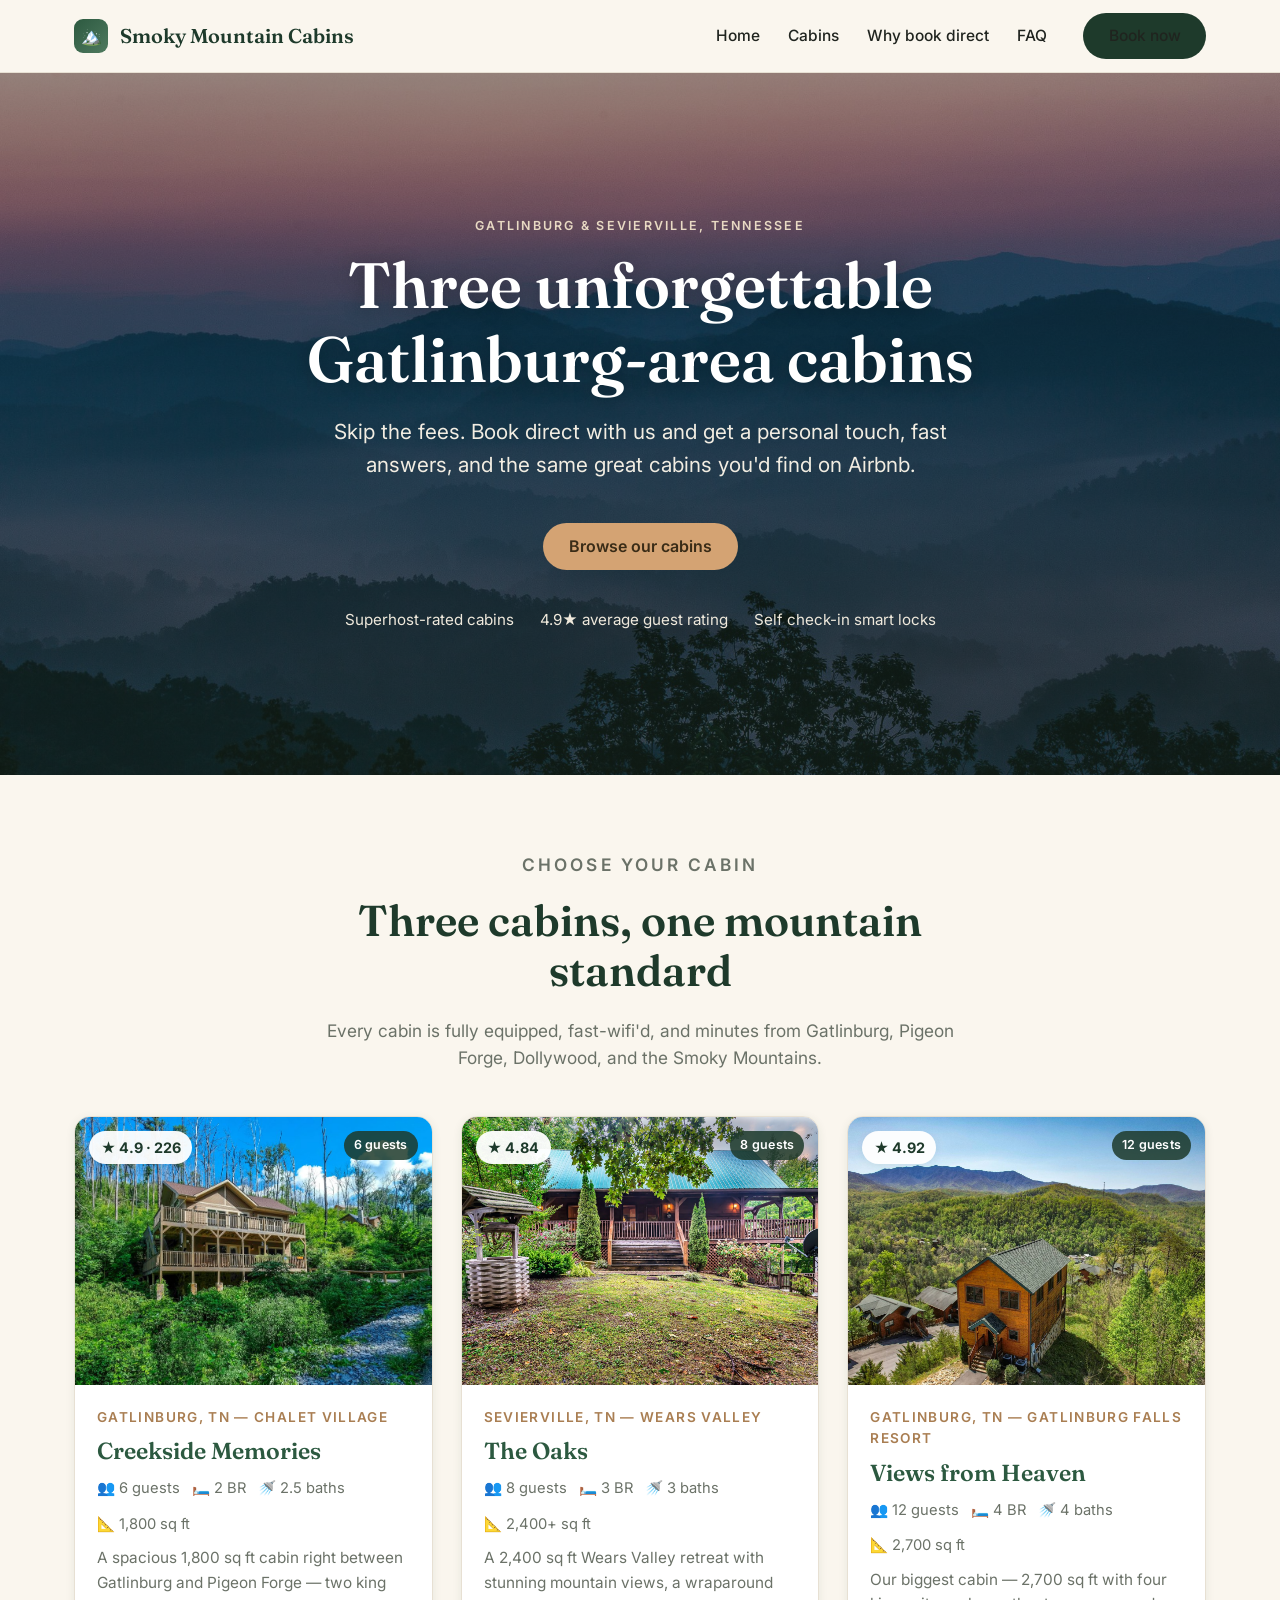
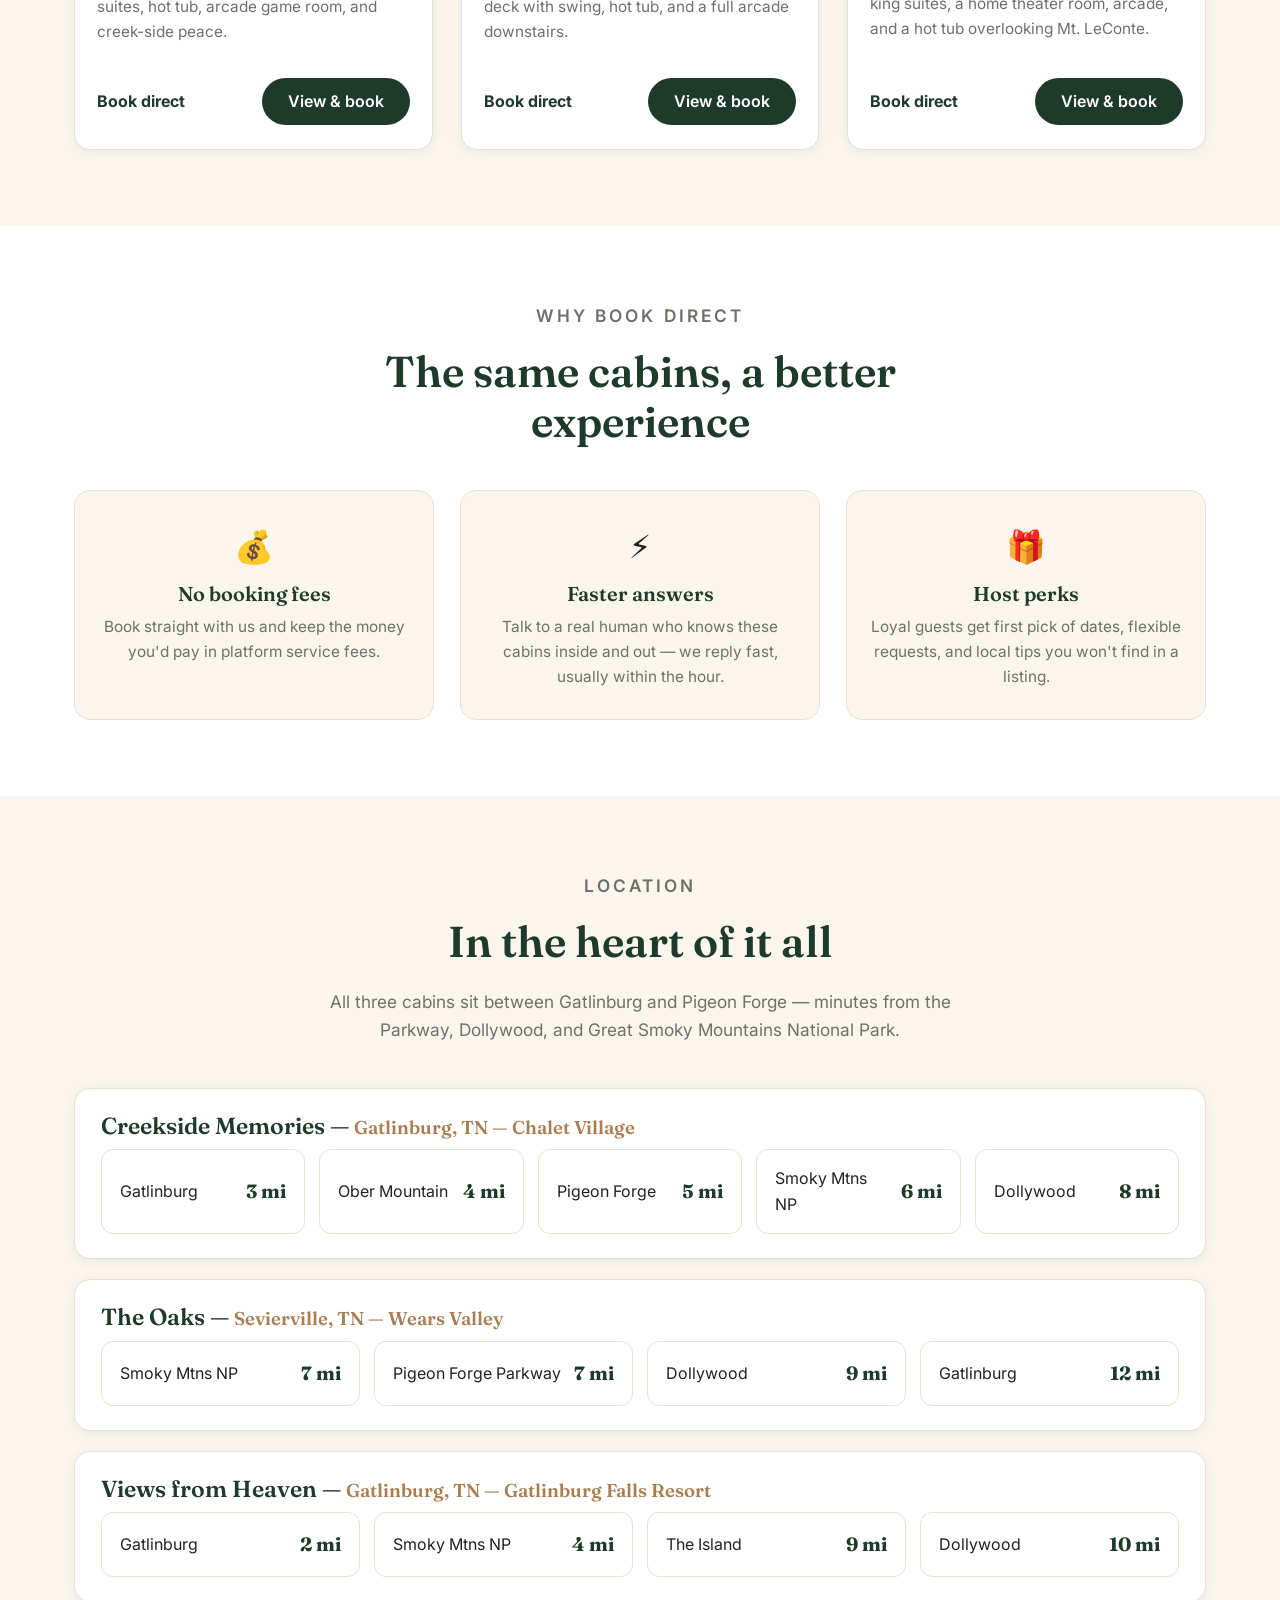
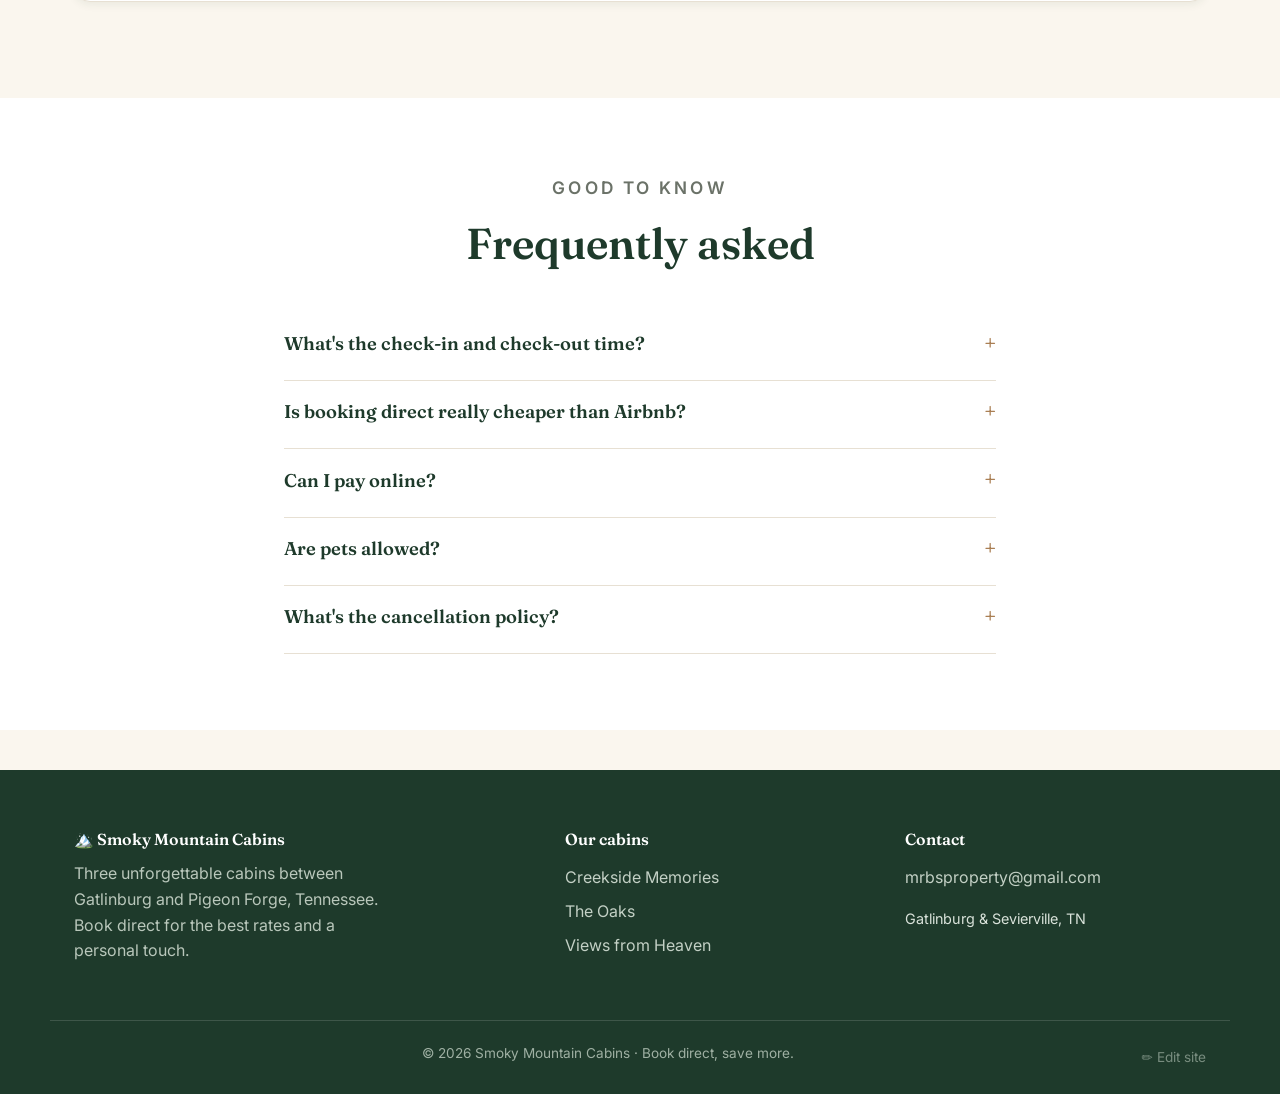
<file: index.html>
<!DOCTYPE html>
<html lang="en">
<head>
  <meta charset="UTF-8">
  <meta name="viewport" content="width=device-width, initial-scale=1.0">
  <title>Smoky Mountain Cabins — Direct Booking</title>
  <meta name="description" content="Book direct with us: three highly-rated Gatlinburg-area cabins in Tennessee. Creekside Memories, The Oaks & Views from Heaven. No booking fees, fast answers.">
  <link rel="preconnect" href="https://fonts.googleapis.com">
  <link rel="preconnect" href="https://fonts.gstatic.com" crossorigin>
  <link href="https://fonts.googleapis.com/css2?family=Fraunces:opsz,wght@9..144,500;9..144,600&family=Inter:wght@400;500;600;700&display=swap" rel="stylesheet">
  <link rel="icon" href="data:image/svg+xml,%3Csvg xmlns='http://www.w3.org/2000/svg' viewBox='0 0 100 100'%3E%3Ctext y='.9em' font-size='90'%3E🏔️%3C/text%3E%3C/svg%3E">
  <link rel="stylesheet" href="css/style.css">
</head>
<body>

<header class="site-header">
  <div class="wrap nav">
    <a class="brand" href="#/">
      <span class="leaf">🏔️</span>
      <span id="brand-name">Smoky Mountain Cabins</span>
    </a>
    <button class="menu-btn" aria-label="Menu">☰</button>
    <nav class="nav-links" id="nav-links">
      <a href="#/">Home</a>
      <a href="#/cabins">Cabins</a>
      <a href="#/why-direct">Why book direct</a>
      <a href="#/faq">FAQ</a>
      <a class="btn btn-primary nav-cta" href="#/cabin/creekside">Book now</a>
    </nav>
  </div>
</header>

<main id="page"></main>

<footer class="site-footer">
  <div class="wrap footer-grid">
    <div class="footer-brand">
      <h4><span id="foot-brand-name">🏔️ Smoky Mountain Cabins</span></h4>
      <p id="foot-blurb">Three unforgettable cabins between Gatlinburg and Pigeon Forge, Tennessee. Book direct for the best rates and a personal touch.</p>
    </div>
    <div>
      <h4>Our cabins</h4>
      <div id="foot-cabins"></div>
    </div>
    <div>
      <h4>Contact</h4>
      <a id="foot-email" href="#">you@example.com</a>
      <a id="foot-phone" href="#">(865) 555-0100</a>
      <p style="margin-top:12px;font-size:.9rem">Gatlinburg &amp; Sevierville, TN</p>
    </div>
  </div>
  <div class="wrap foot-bottom">
    © <span id="year"></span> Smoky Mountain Cabins · Book direct, save more.
    <a href="/admin.html" style="float:right;color:inherit;opacity:.7;text-decoration:none">✏️ Edit site</a>
  </div>
</footer>

<script src="js/app.js"></script>
</body>
</html>
</file>
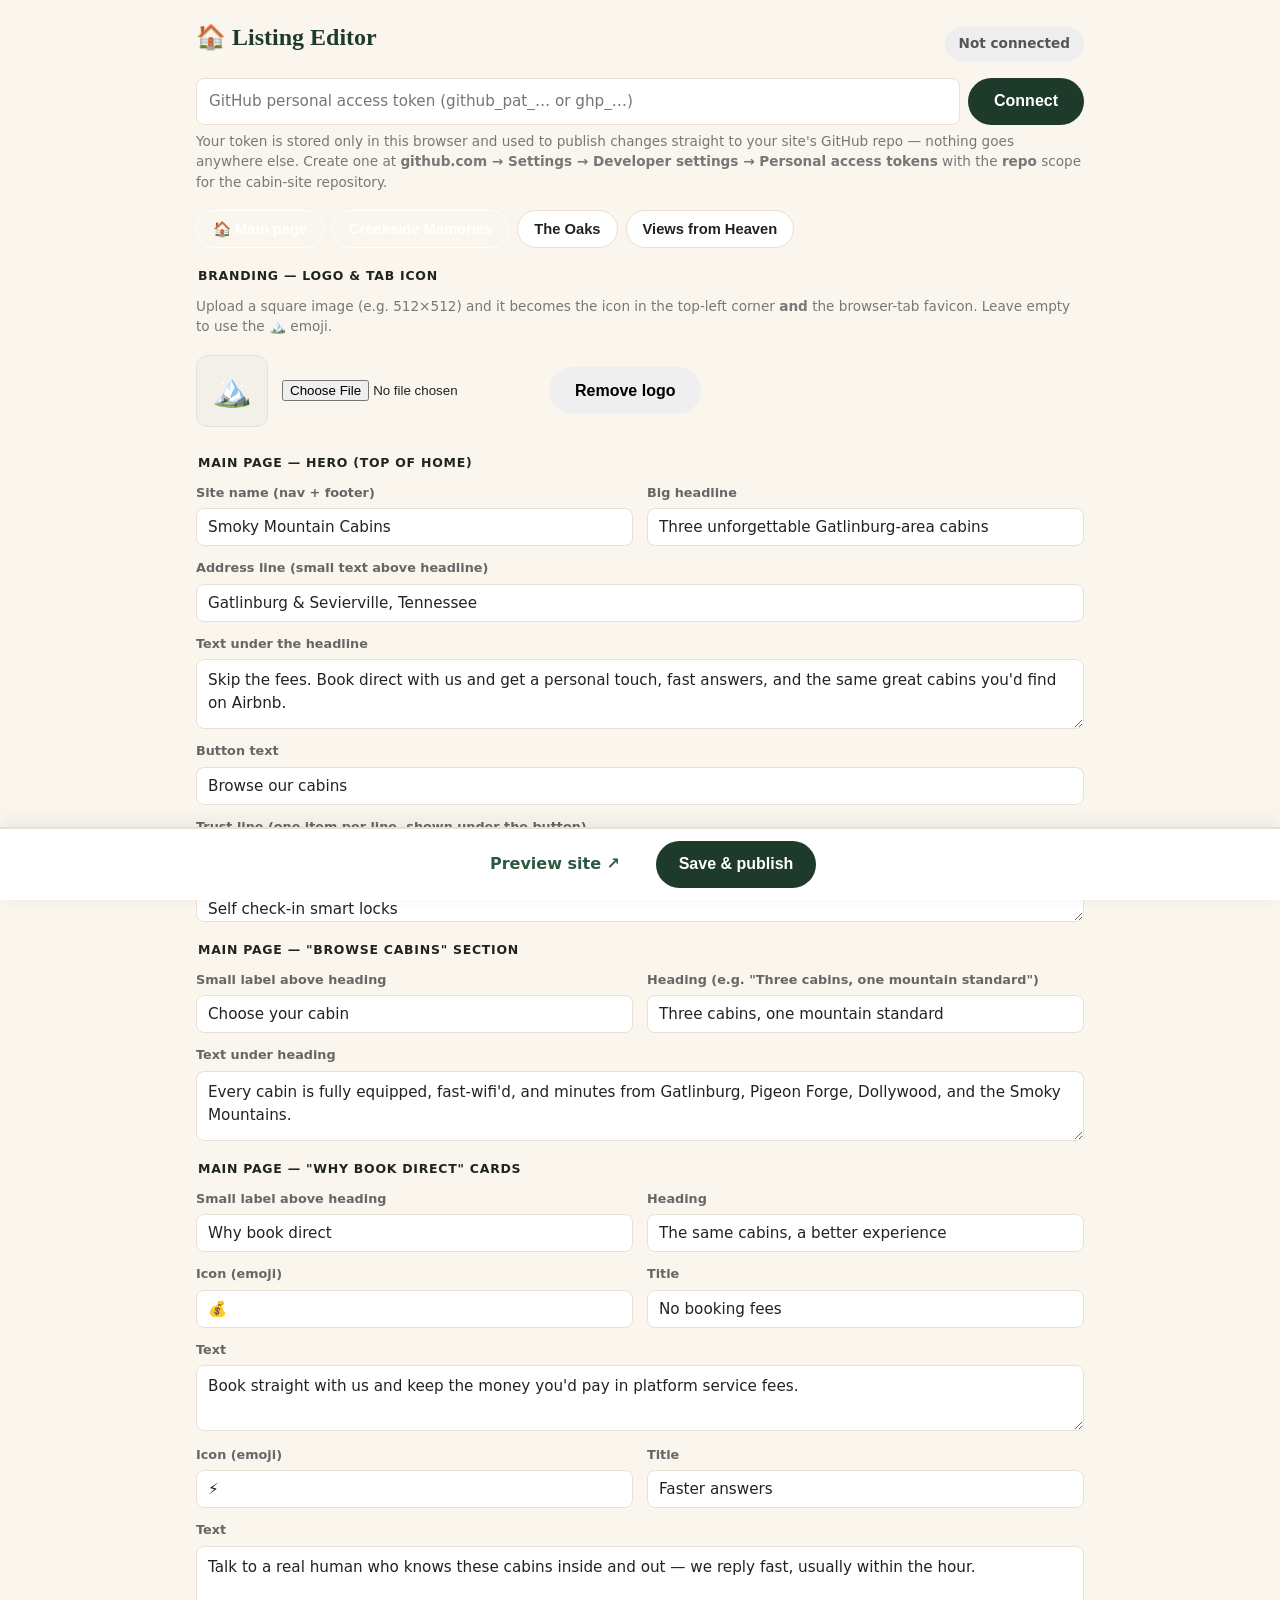
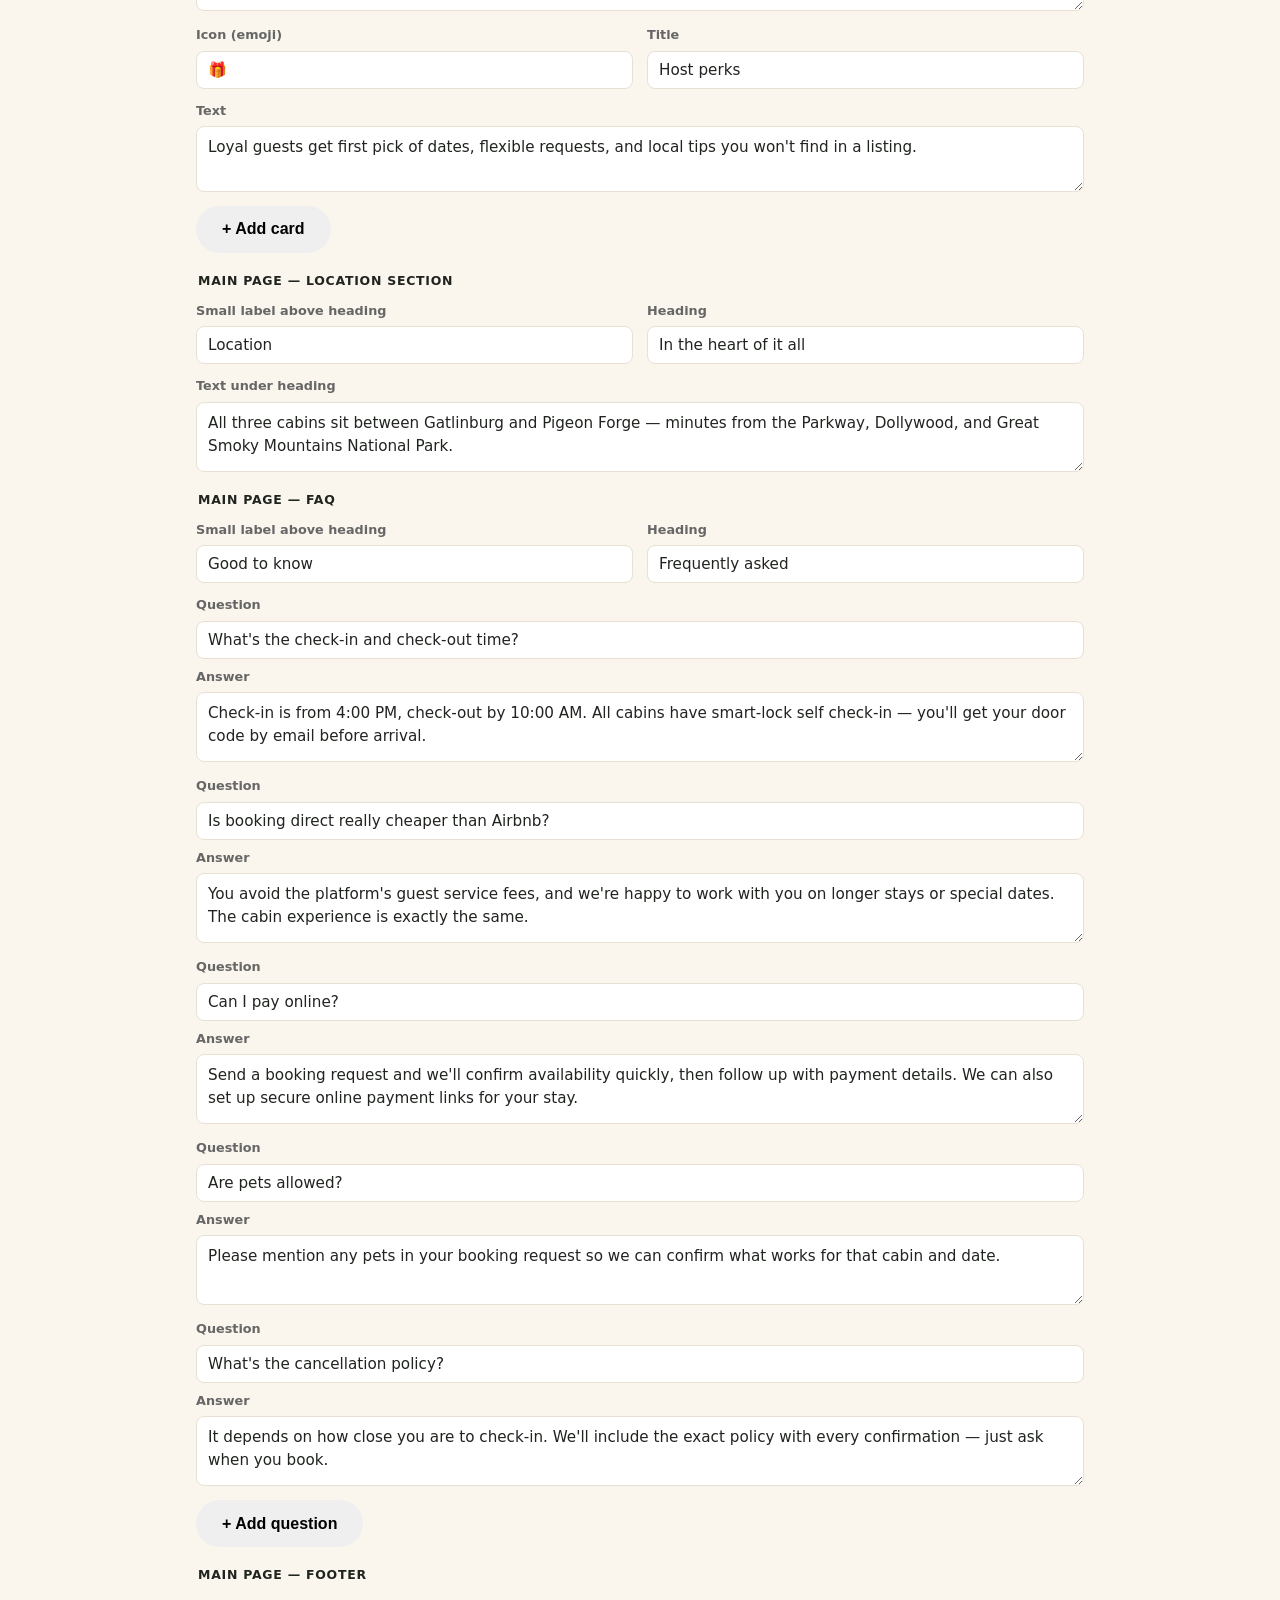
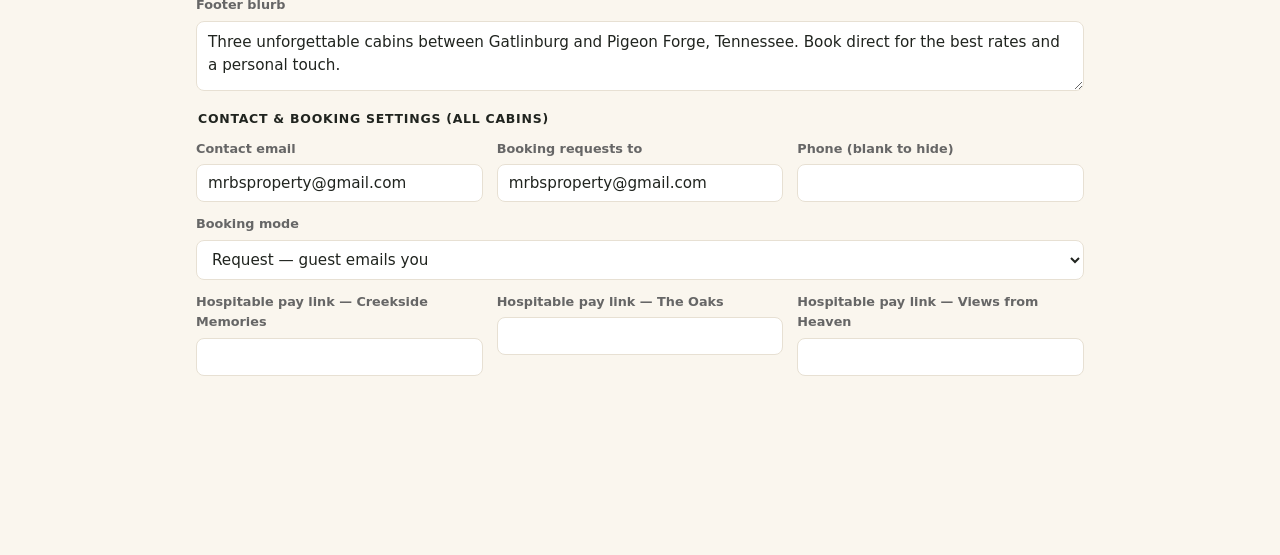
<file: admin.html>
<!DOCTYPE html>
<html lang="en">
<head>
  <meta charset="UTF-8">
  <meta name="viewport" content="width=device-width, initial-scale=1.0">
  <title>Edit Listings — Smoky Mountain Cabins</title>
  <link rel="stylesheet" href="css/style.css">
  <style>
    .admin-wrap { max-width: 920px; margin: 0 auto; padding: 24px 16px 130px; }
    .admin-top { display:flex; align-items:center; justify-content:space-between; gap:12px; flex-wrap:wrap; margin-bottom:8px; }
    .admin-top h1 { font-size:1.5rem; }
    .chip { display:inline-block; padding:6px 14px; border-radius:999px; font-size:.85rem; font-weight:700; background:#eee; color:#555; }
    .chip.ok { background:#e3f2e6; color:#1b5e20; }
    .token-row { display:flex; gap:8px; margin:14px 0 4px; flex-wrap:wrap; }
    .token-row input[type=password] { flex:1; min-width:220px; padding:10px 12px; border:1.5px solid var(--line); border-radius:8px; font-size:.95rem; }
    .hint { color:#777; font-size:.85rem; margin:6px 0 18px; line-height:1.5; }
    .tabs { display:flex; gap:8px; flex-wrap:wrap; margin:18px 0; }
    .tab { padding:9px 16px; border-radius:999px; border:1.5px solid var(--line); background:#fff; cursor:pointer; font-weight:700; color:var(--ink); font-size:.92rem; }
    .tab.active { background:var(--green); color:#fff; border-color:var(--green); }
    fieldset { border:none; margin:0 0 18px; padding:0; }
    legend, .sec-title { font-weight:800; color:var(--green); text-transform:uppercase; letter-spacing:.06em; font-size:.78rem; margin-bottom:10px; display:block; }
    .frow { display:grid; grid-template-columns:repeat(auto-fit,minmax(190px,1fr)); gap:12px 14px; margin-bottom:12px; }
    label.f { display:flex; flex-direction:column; gap:5px; font-size:.8rem; font-weight:700; color:#666; }
    input[type=text], input[type=number], input[type=password], textarea, select { padding:9px 11px; border:1.5px solid var(--line); border-radius:8px; font-size:.95rem; background:#fff; color:var(--ink); font-family:inherit; width:100%; box-sizing:border-box; }
    textarea { min-height:120px; resize:vertical; line-height:1.5; }
    .photo-grid { display:grid; grid-template-columns:repeat(auto-fill,minmax(130px,1fr)); gap:10px; margin-top:8px; }
    .ph { position:relative; border-radius:10px; overflow:hidden; background:#eee; aspect-ratio:4/3; }
    .ph img { width:100%; height:100%; object-fit:cover; display:block; }
    .ph .idx { position:absolute; top:6px; left:6px; background:rgba(0,0,0,.55); color:#fff; font-size:.7rem; font-weight:800; padding:2px 7px; border-radius:999px; }
    .ph .ctl { position:absolute; bottom:0; left:0; right:0; display:flex; justify-content:space-between; background:linear-gradient(transparent, rgba(0,0,0,.6)); padding:14px 6px 5px; }
    .ph button { border:none; background:rgba(255,255,255,.9); color:#333; width:26px; height:26px; border-radius:50%; font-weight:800; cursor:pointer; font-size:.8rem; }
    .ph button:hover { background:#fff; }
    .add-photo { display:flex; gap:8px; margin-top:10px; flex-wrap:wrap; align-items:center; }
    .add-photo input[type=file] { font-size:.85rem; max-width:260px; }
    .hero-row { display:flex; gap:14px; align-items:center; flex-wrap:wrap; margin-bottom:14px; }
    .hero-prev { width:170px; aspect-ratio:16/9; object-fit:cover; border-radius:10px; background:#eee; }
    .logo-row { display:flex; gap:14px; align-items:center; flex-wrap:wrap; margin-bottom:8px; }
    .logo-prev { width:72px; height:72px; object-fit:contain; border-radius:12px; background:#f3efe9; border:1.5px solid var(--line); display:flex; align-items:center; justify-content:center; font-size:2rem; }
    .logo-prev img { width:100%; height:100%; object-fit:contain; }
    .bar { position:fixed; bottom:0; left:0; right:0; background:#fff; border-top:2px solid var(--line); padding:12px 18px; display:flex; gap:10px; justify-content:center; z-index:50; box-shadow:0 -4px 18px rgba(0,0,0,.07); }
    .bar button { min-width:160px; padding:12px 20px; font-size:1rem; }
    #pub-status { text-align:center; margin-top:10px; font-weight:700; color:#555; min-height:1.3em; font-size:.92rem; }
    .banner { padding:12px 16px; border-radius:10px; margin-bottom:14px; font-weight:700; display:none; line-height:1.4; }
    .banner.ok { background:#e3f2e6; color:#1b5e20; display:block; }
    .banner.err { background:#fdecea; color:#a12; display:block; }
  </style>
</head>
<body>
  <div class="admin-wrap">
    <div class="admin-top">
      <h1>🏠 Listing Editor</h1>
      <span id="conn-chip" class="chip">Not connected</span>
    </div>

    <div class="token-row">
      <input type="password" id="token" placeholder="GitHub personal access token (github_pat_… or ghp_…)">
      <button class="btn btn-primary" id="connect-btn">Connect</button>
    </div>
    <p class="hint">Your token is stored only in this browser and used to publish changes straight to your site's GitHub repo — nothing goes anywhere else. Create one at <b>github.com → Settings → Developer settings → Personal access tokens</b> with the <b>repo</b> scope for the cabin-site repository.</p>

    <div id="banner" class="banner"></div>

    <div id="editor" style="display:none">
      <div class="tabs" id="cabin-tabs"></div>

      <!-- ============ MAIN PAGE TAB ============ -->
      <div id="main-form">
        <fieldset>
          <legend>Branding — logo &amp; tab icon</legend>
          <p class="hint" style="margin-top:0">Upload a square image (e.g. 512×512) and it becomes the icon in the top-left corner <b>and</b> the browser-tab favicon. Leave empty to use the 🏔️ emoji.</p>
          <div class="logo-row">
            <div id="logo-prev" class="logo-prev">🏔️</div>
            <input type="file" id="logo-file" accept="image/*">
            <button class="btn btn-ghost" id="logo-clear">Remove logo</button>
          </div>
        </fieldset>

        <fieldset>
          <legend>Main page — hero (top of home)</legend>
          <div class="frow">
            <label class="f">Site name (nav + footer)<input type="text" data-s="name"></label>
            <label class="f">Big headline<input type="text" data-s="tagline"></label>
          </div>
          <div class="frow">
            <label class="f">Address line (small text above headline)<input type="text" data-s="addressLine"></label>
          </div>
          <label class="f" style="margin-bottom:12px">Text under the headline<textarea data-h="heroSub" style="min-height:70px"></textarea></label>
          <div class="frow">
            <label class="f">Button text<input type="text" data-h="heroCta"></label>
          </div>
          <label class="f">Trust line (one item per line, shown under the button)<textarea data-h="trustItems" style="min-height:80px"></textarea></label>
        </fieldset>

        <fieldset>
          <legend>Main page — "browse cabins" section</legend>
          <div class="frow">
            <label class="f">Small label above heading<input type="text" data-h="browseEyebrow"></label>
            <label class="f">Heading (e.g. "Three cabins, one mountain standard")<input type="text" data-h="browseTitle"></label>
          </div>
          <label class="f">Text under heading<textarea data-h="browseSub" style="min-height:70px"></textarea></label>
        </fieldset>

        <fieldset>
          <legend>Main page — "why book direct" cards</legend>
          <div class="frow">
            <label class="f">Small label above heading<input type="text" data-h="whyEyebrow"></label>
            <label class="f">Heading<input type="text" data-h="whyTitle"></label>
          </div>
          <div id="value-cards"></div>
        </fieldset>

        <fieldset>
          <legend>Main page — location section</legend>
          <div class="frow">
            <label class="f">Small label above heading<input type="text" data-h="locEyebrow"></label>
            <label class="f">Heading<input type="text" data-h="locTitle"></label>
          </div>
          <label class="f">Text under heading<textarea data-h="locSub" style="min-height:70px"></textarea></label>
        </fieldset>

        <fieldset>
          <legend>Main page — FAQ</legend>
          <div class="frow">
            <label class="f">Small label above heading<input type="text" data-h="faqEyebrow"></label>
            <label class="f">Heading<input type="text" data-h="faqTitle"></label>
          </div>
          <div id="faq-edit"></div>
        </fieldset>

        <fieldset>
          <legend>Main page — footer</legend>
          <label class="f">Footer blurb<textarea data-s="footerBlurb" style="min-height:70px"></textarea></label>
        </fieldset>

        <fieldset>
          <legend>Contact &amp; booking settings (all cabins)</legend>
          <div class="frow">
            <label class="f">Contact email<input type="text" data-s="email"></label>
            <label class="f">Booking requests to<input type="text" data-s="bookingEmailTo"></label>
            <label class="f">Phone (blank to hide)<input type="text" data-s="phone"></label>
          </div>
          <div class="frow">
            <label class="f">Booking mode<select data-s="bookingMode"><option value="request">Request — guest emails you</option><option value="link">Pay only — link to payment page</option><option value="both">Both — form + pay link</option></select></label>
          </div>
          <div class="frow" id="hospitable-links"></div>
        </fieldset>
      </div>

      <!-- ============ CABIN TABS ============ -->
      <div id="cabin-form">
        <fieldset>
          <legend>Cabin details</legend>
          <div class="frow">
            <label class="f">Name<input type="text" data-f="name"></label>
            <label class="f">Tagline (short line under name)<input type="text" data-f="tagline"></label>
          </div>
          <div class="frow">
            <label class="f">Location<input type="text" data-f="location"></label>
            <label class="f">Distance note (e.g. "3 miles to Gatlinburg")<input type="text" data-f="distanceNote"></label>
          </div>
          <div class="frow">
            <label class="f">Rating (e.g. 4.9)<input type="text" data-f="rating"></label>
            <label class="f">Review count<input type="number" data-f="reviews"></label>
            <label class="f">Sleeps (guests)<input type="number" data-f="guests"></label>
          </div>
          <div class="frow">
            <label class="f">Bedrooms<input type="number" data-f="bedrooms"></label>
            <label class="f">Beds (e.g. "4 beds (2 king suites)")<input type="text" data-f="beds"></label>
            <label class="f">Bathrooms (e.g. "2.5 baths")<input type="text" data-f="baths"></label>
            <label class="f">Size (e.g. "1,800 sq ft")<input type="text" data-f="sqft"></label>
          </div>
        </fieldset>

        <fieldset>
          <legend>Description</legend>
          <label class="f" style="margin-bottom:12px">Short description (shown on the home page card)<textarea data-f="shortDesc" style="min-height:70px"></textarea></label>
          <label class="f">Full description — one paragraph per line<textarea data-f="description" style="min-height:160px"></textarea></label>
        </fieldset>

        <fieldset>
          <legend>Amenities (one per line)</legend>
          <textarea data-f="amenities" style="min-height:150px"></textarea>
        </fieldset>

        <fieldset>
          <legend>Getting around — one "Place | distance" per line</legend>
          <textarea data-f="distances" style="min-height:120px; font-size:.9rem"></textarea>
        </fieldset>

        <fieldset>
          <legend>Good to know (one note per line)</legend>
          <textarea data-f="notes" style="min-height:90px"></textarea>
        </fieldset>

        <fieldset>
          <span class="sec-title">Hero photo</span>
          <div class="hero-row">
            <img id="hero-prev" class="hero-prev" alt="">
            <input type="file" id="hero-file" accept="image/*">
            <button class="btn btn-ghost" id="hero-clear">Remove</button>
          </div>
        </fieldset>

        <fieldset>
          <span class="sec-title">Gallery photos (first shows first)</span>
          <div class="photo-grid" id="gallery"></div>
          <div class="add-photo">
            <input type="file" id="gal-file" accept="image/*" multiple>
            <button class="btn btn-ghost" id="gal-add-url-btn">Add by URL</button>
          </div>
        </fieldset>
      </div>

      <div id="pub-status"></div>
    </div>
  </div>

  <div class="bar" id="bar" style="display:none">
    <a class="btn btn-ghost" href="./index.html" target="_blank">Preview site ↗</a>
    <button class="btn btn-primary" id="publish-btn">Save &amp; publish</button>
  </div>

  <script src="js/admin.js"></script>
</body>
</html>
</file>
<file: css/style.css>
/* ============================================================
   Smoky Mountain Cabins — direct booking site
   Palette: forest green / cream / warm wood
   ============================================================ */

:root {
  --forest: #1e3a2b;
  --pine: #2c5940;
  --moss: #4f7a5f;
  --cream: #faf6ee;
  --paper: #ffffff;
  --wood: #c8a27a;
  --wood-dark: #a97e52;
  --gold: #d4a373;
  --ink: #20241f;
  --muted: #6b7268;
  --line: #e7e0d3;
  --shadow-sm: 0 2px 10px rgba(30, 58, 43, .08);
  --shadow-md: 0 10px 30px rgba(30, 58, 43, .14);
  --radius: 16px;
  --maxw: 1180px;
  --font-head: "Fraunces", Georgia, serif;
  --font-body: "Inter", system-ui, -apple-system, Segoe UI, sans-serif;
}

* { box-sizing: border-box; }
html { scroll-behavior: smooth; }
body {
  margin: 0;
  font-family: var(--font-body);
  color: var(--ink);
  background: var(--cream);
  line-height: 1.6;
  -webkit-font-smoothing: antialiased;
}
img { max-width: 100%; display: block; }
a { color: var(--pine); text-decoration: none; }
h1, h2, h3, h4 { font-family: var(--font-head); line-height: 1.15; margin: 0 0 .5em; color: var(--forest); font-weight: 600; }
p { margin: 0 0 1em; }

.wrap { max-width: var(--maxw); margin: 0 auto; padding: 0 24px; }
.eyebrow { text-transform: uppercase; letter-spacing: .18em; font-size: .78rem; font-weight: 600; color: var(--wood-dark); }

/* ---------- Buttons ---------- */
.btn {
  display: inline-flex; align-items: center; gap: .5em;
  padding: .85em 1.5em; border-radius: 999px; font-weight: 600;
  border: 2px solid transparent; cursor: pointer; transition: all .18s ease;
  font-size: 1rem; line-height: 1; text-align: center; justify-content: center;
}
.btn-primary { background: var(--forest); color: #fff; }
.btn-primary:hover { background: var(--pine); transform: translateY(-2px); box-shadow: var(--shadow-md); }
.btn-wood { background: var(--gold); color: #3a2c17; }
.btn-wood:hover { background: #e0b586; transform: translateY(-2px); box-shadow: var(--shadow-md); }
.btn-outline { border-color: var(--forest); color: var(--forest); background: transparent; }
.btn-outline:hover { background: var(--forest); color: #fff; }
.btn-ghost-light { border-color: rgba(255,255,255,.7); color: #fff; background: rgba(255,255,255,.08); backdrop-filter: blur(4px); }
.btn-ghost-light:hover { background: #fff; color: var(--forest); }

/* ---------- Header / nav ---------- */
.site-header {
  position: sticky; top: 0; z-index: 60;
  background: rgba(250, 246, 238, .92); backdrop-filter: blur(10px);
  border-bottom: 1px solid var(--line);
}
.nav { display: flex; align-items: center; justify-content: space-between; height: 72px; }
.brand { display: flex; align-items: center; gap: .6em; font-family: var(--font-head); font-weight: 600; color: var(--forest); font-size: 1.25rem; }
.brand .leaf { width: 34px; height: 34px; border-radius: 9px; background: linear-gradient(135deg, var(--pine), var(--moss)); display: grid; place-items: center; color: #fff; font-size: 1.05rem; }
.nav-links { display: flex; align-items: center; gap: 28px; }
.nav-links a { color: var(--ink); font-weight: 500; font-size: .97rem; }
.nav-links a:hover { color: var(--pine); }
.nav-cta { margin-left: 8px; }
.menu-btn { display: none; background: none; border: 0; font-size: 1.6rem; color: var(--forest); cursor: pointer; line-height: 1; }

/* ---------- Hero ---------- */
.hero { position: relative; min-height: 78vh; display: grid; place-items: center; text-align: center; color: #fff; overflow: hidden; }
.hero-bg { position: absolute; inset: 0; background-size: cover; background-position: center; z-index: -2; }
.hero::after { content: ""; position: absolute; inset: 0; background: linear-gradient(180deg, rgba(20,35,26,.45) 0%, rgba(20,35,26,.72) 100%); z-index: -1; }
.hero-inner { padding: 90px 24px; max-width: 820px; }
.hero h1 { color: #fff; font-size: clamp(2.4rem, 5.5vw, 4rem); margin-bottom: .3em; text-shadow: 0 2px 20px rgba(0,0,0,.3); }
.hero p.sub { font-size: clamp(1.05rem, 2vw, 1.3rem); color: #f2ede2; max-width: 640px; margin: 0 auto 2em; }
.hero-actions { display: flex; gap: 14px; justify-content: center; flex-wrap: wrap; }
.trust-row { display: flex; gap: 26px; justify-content: center; flex-wrap: wrap; margin-top: 38px; color: #efe9dc; font-size: .95rem; }
.trust-row span b { color: #fff; }

/* ---------- Section scaffolding ---------- */
section.block { padding: 76px 0; }
section.block.alt { background: var(--paper); }
.section-head { max-width: 640px; margin: 0 auto 44px; text-align: center; }
.section-head h2 { font-size: clamp(1.9rem, 3.5vw, 2.7rem); }
.section-head p { color: var(--muted); font-size: 1.08rem; }

/* ---------- Cabin cards grid ---------- */
.cabin-grid { display: grid; grid-template-columns: repeat(auto-fit, minmax(300px, 1fr)); gap: 28px; }
.card { background: var(--paper); border-radius: var(--radius); overflow: hidden; box-shadow: var(--shadow-sm); transition: transform .2s ease, box-shadow .2s ease; display: flex; flex-direction: column; border: 1px solid var(--line); }
.card:hover { transform: translateY(-6px); box-shadow: var(--shadow-md); }
.card-media { position: relative; aspect-ratio: 4/3; overflow: hidden; background: #dfe7e0; }
.card-media img { width: 100%; height: 100%; object-fit: cover; transition: transform .5s ease; }
.card:hover .card-media img { transform: scale(1.06); }
.badge-rating { position: absolute; top: 14px; left: 14px; background: rgba(255,255,255,.95); color: var(--forest); font-weight: 700; padding: .35em .8em; border-radius: 999px; font-size: .9rem; box-shadow: var(--shadow-sm); }
.badge-tag { position: absolute; top: 14px; right: 14px; background: rgba(30,58,43,.85); color: #fff; padding: .35em .8em; border-radius: 999px; font-size: .78rem; font-weight: 600; letter-spacing: .02em; }
.card-body { padding: 22px 22px 24px; display: flex; flex-direction: column; gap: 10px; flex: 1; }
.card-loc { color: var(--wood-dark); font-size: .85rem; text-transform: uppercase; letter-spacing: .1em; font-weight: 600; }
.card h3 { margin: 0; font-size: 1.45rem; }
.specs { display: flex; flex-wrap: wrap; gap: 12px; color: var(--muted); font-size: .92rem; margin-top: 2px; }
.specs span { display: inline-flex; align-items: center; gap: .35em; }
.card-desc { color: var(--muted); font-size: .96rem; flex: 1; }
.card-foot { display: flex; align-items: center; justify-content: space-between; margin-top: 8px; gap: 12px; }
.price-note { font-weight: 700; color: var(--forest); }

/* ---------- Feature / amenity lists ---------- */
.amenities { display: grid; grid-template-columns: repeat(auto-fit, minmax(220px, 1fr)); gap: 14px 26px; list-style: none; padding: 0; margin: 0; }
.amenities li { display: flex; align-items: center; gap: .6em; font-size: .98rem; color: var(--ink); }
.amenities li::before { content: "✓"; color: var(--moss); font-weight: 800; }

/* ---------- Cabin detail page ---------- */
.cabin-hero { position: relative; min-height: 62vh; display: grid; place-items: center; text-align: center; color: #fff; overflow: hidden; }
.cabin-hero .hero-bg { z-index: -2; }
.cabin-hero::after { content:""; position:absolute; inset:0; background: linear-gradient(180deg, rgba(20,35,26,.4), rgba(20,35,26,.7)); z-index:-1; }
.cabin-hero h1 { color:#fff; font-size: clamp(2.2rem, 5vw, 3.6rem); }
.breadcrumb { position:absolute; top: 88px; left: 0; right: 0; text-align:center; z-index:2; }
.breadcrumb a { color: #e9e2d4; font-size:.9rem; }

.detail-grid { display: grid; grid-template-columns: 1fr; gap: 48px; align-items: start; }
.detail-grid > * { min-width: 0; } /* let tracks shrink below content (native date inputs are wide) */
@media (min-width: 900px){ .detail-grid { grid-template-columns: 1.6fr 1fr; } }
.gallery { display:grid; grid-template-columns: repeat(2, 1fr); gap: 12px; margin-top: 8px; }
.gallery img { border-radius: 12px; aspect-ratio: 4/3; object-fit: cover; width:100%; background:#dfe7e0; }
.gallery .wide { grid-column: span 2; aspect-ratio: 16/8; }

/* booking card */
.book-card { position: sticky; top: 92px; background: var(--paper); border-radius: var(--radius); box-shadow: var(--shadow-md); padding: 26px; border: 1px solid var(--line); }
.book-card h3 { font-size: 1.4rem; margin-bottom: .2em; }
.book-rate { color: var(--muted); margin-bottom: 18px; }
.book-rate b { color: var(--forest); font-size: 1.5rem; font-family: var(--font-head); }
.field { margin-bottom: 14px; }
.field label { display:block; font-size:.82rem; font-weight:600; color:var(--muted); text-transform:uppercase; letter-spacing:.06em; margin-bottom:5px; }
.field input, .field select, .field textarea { width:100%; padding:.7em .9em; border:1.5px solid var(--line); border-radius:10px; font-family:inherit; font-size:.98rem; background:#fff; color:var(--ink); }
.field input:focus, .field select:focus, .field textarea:focus { outline:none; border-color: var(--pine); box-shadow: 0 0 0 3px rgba(44,89,64,.12); }
.date-row { display:grid; grid-template-columns: 1fr 1fr; gap: 12px; }
.date-row > * { min-width: 0; }
.book-note { font-size:.85rem; color:var(--muted); margin-top:10px; text-align:center; }
.book-card .btn { width:100%; margin-top:6px; }
.divider-or { display:flex; align-items:center; gap:12px; color:var(--muted); font-size:.8rem; margin:14px 0; }
.divider-or::before, .divider-or::after { content:""; height:1px; background:var(--line); flex:1; }

/* ---------- Why direct / value props ---------- */
.value-grid { display:grid; grid-template-columns: repeat(auto-fit, minmax(240px, 1fr)); gap: 26px; }
.value-card { text-align:center; padding: 30px 22px; background: var(--cream); border-radius: var(--radius); border:1px solid var(--line); }
.value-card .ico { font-size: 2rem; margin-bottom: 10px; }
.value-card h3 { font-size: 1.25rem; }
.value-card p { color: var(--muted); font-size:.96rem; margin:0; }

/* ---------- Location / things to do ---------- */
.dist-list { display:grid; grid-template-columns: repeat(auto-fit, minmax(200px,1fr)); gap: 14px; list-style:none; padding:0; margin:0; }
.dist-list li { background:#fff; border:1px solid var(--line); border-radius:12px; padding:16px 18px; display:flex; justify-content:space-between; align-items:center; gap:10px; }
.dist-list .d { font-weight:700; color:var(--forest); font-family:var(--font-head); font-size:1.2rem; white-space:nowrap; }

/* ---------- FAQ ---------- */
.faq-item { border-bottom: 1px solid var(--line); padding: 18px 0; }
.faq-item h3 { font-size: 1.15rem; margin-bottom:.3em; cursor:pointer; display:flex; justify-content:space-between; align-items:center; gap:12px; }
.faq-item h3::after { content:"+"; color:var(--wood-dark); font-size:1.4rem; transition: transform .2s; }
.faq-item.open h3::after { transform: rotate(45deg); }
.faq-item p { color: var(--muted); margin:0; max-width:none; }

/* ---------- Footer ---------- */
.site-footer { background: var(--forest); color: #d9e2da; padding: 60px 0 30px; margin-top: 40px; }
.footer-grid { display:grid; grid-template-columns: 1.5fr 1fr 1fr; gap: 40px; }
@media (max-width:760px){ .footer-grid{ grid-template-columns:1fr; gap:28px;} }
.site-footer h4 { color:#fff; font-size:1rem; margin-bottom:.8em; }
.site-footer a { color:#c3d0c5; display:block; padding:4px 0; }
.site-footer a:hover { color:#fff; }
.footer-brand p { color:#b9c7bb; max-width: 320px; }
.foot-bottom { border-top:1px solid rgba(255,255,255,.14); margin-top:40px; padding-top:22px; text-align:center; font-size:.85rem; color:#9fb0a3; }

/* ---------- Sticky mobile book bar ---------- */
.sticky-book { position: fixed; left:0; right:0; bottom:0; z-index:70; background:#fff; border-top:1px solid var(--line); padding: 12px 16px; display:none; align-items:center; justify-content:space-between; gap:14px; box-shadow: 0 -6px 20px rgba(30,58,43,.12); }
.sticky-book .sb-name { font-weight:700; color:var(--forest); font-family:var(--font-head); }
.sticky-book .sb-sub { font-size:.8rem; color:var(--muted); }

/* ---------- Toast ---------- */
.toast { position: fixed; bottom: 90px; left:50%; transform: translateX(-50%) translateY(20px); background: var(--forest); color:#fff; padding: .9em 1.4em; border-radius: 999px; box-shadow: var(--shadow-md); opacity:0; pointer-events:none; transition: all .3s ease; z-index: 90; font-size:.95rem; }
.toast.show { opacity:1; transform: translateX(-50%) translateY(0); }

/* ---------- Responsive nav ---------- */
@media (max-width: 860px){
  .menu-btn { display:block; }
  .nav-links { position: fixed; inset: 72px 0 auto 0; background: var(--cream); flex-direction: column; align-items:flex-start; gap: 4px; padding: 18px 24px 26px; border-bottom:1px solid var(--line); transform: translateY(-130%); transition: transform .25s ease; box-shadow: var(--shadow-md); }
  .nav-links.open { transform: translateY(0); }
  .nav-links a { width:100%; padding: 10px 0; font-size:1.05rem; }
  .nav-cta { margin-left:0; width:100%; }
}

/* utility */
.center { text-align:center; }
.mt-2 { margin-top: 24px; }
.hidden { display:none !important; }
</file>
